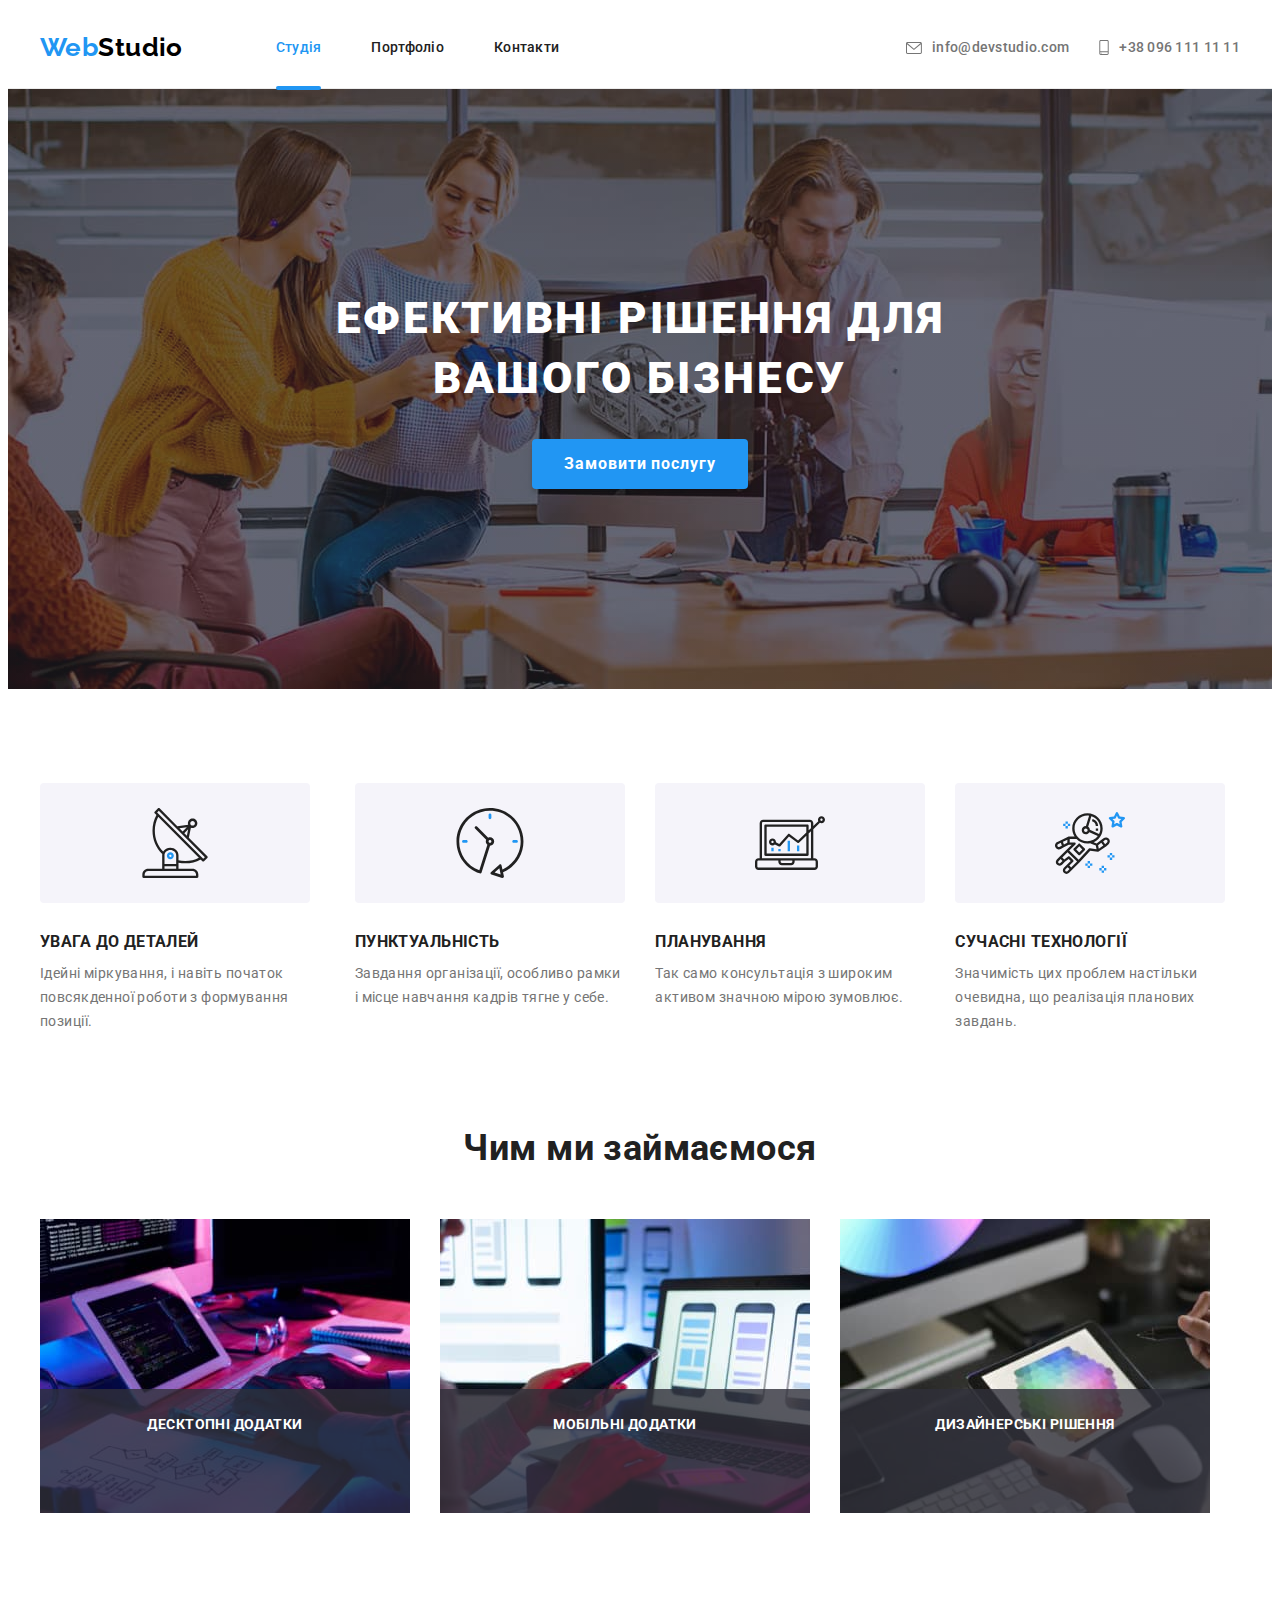
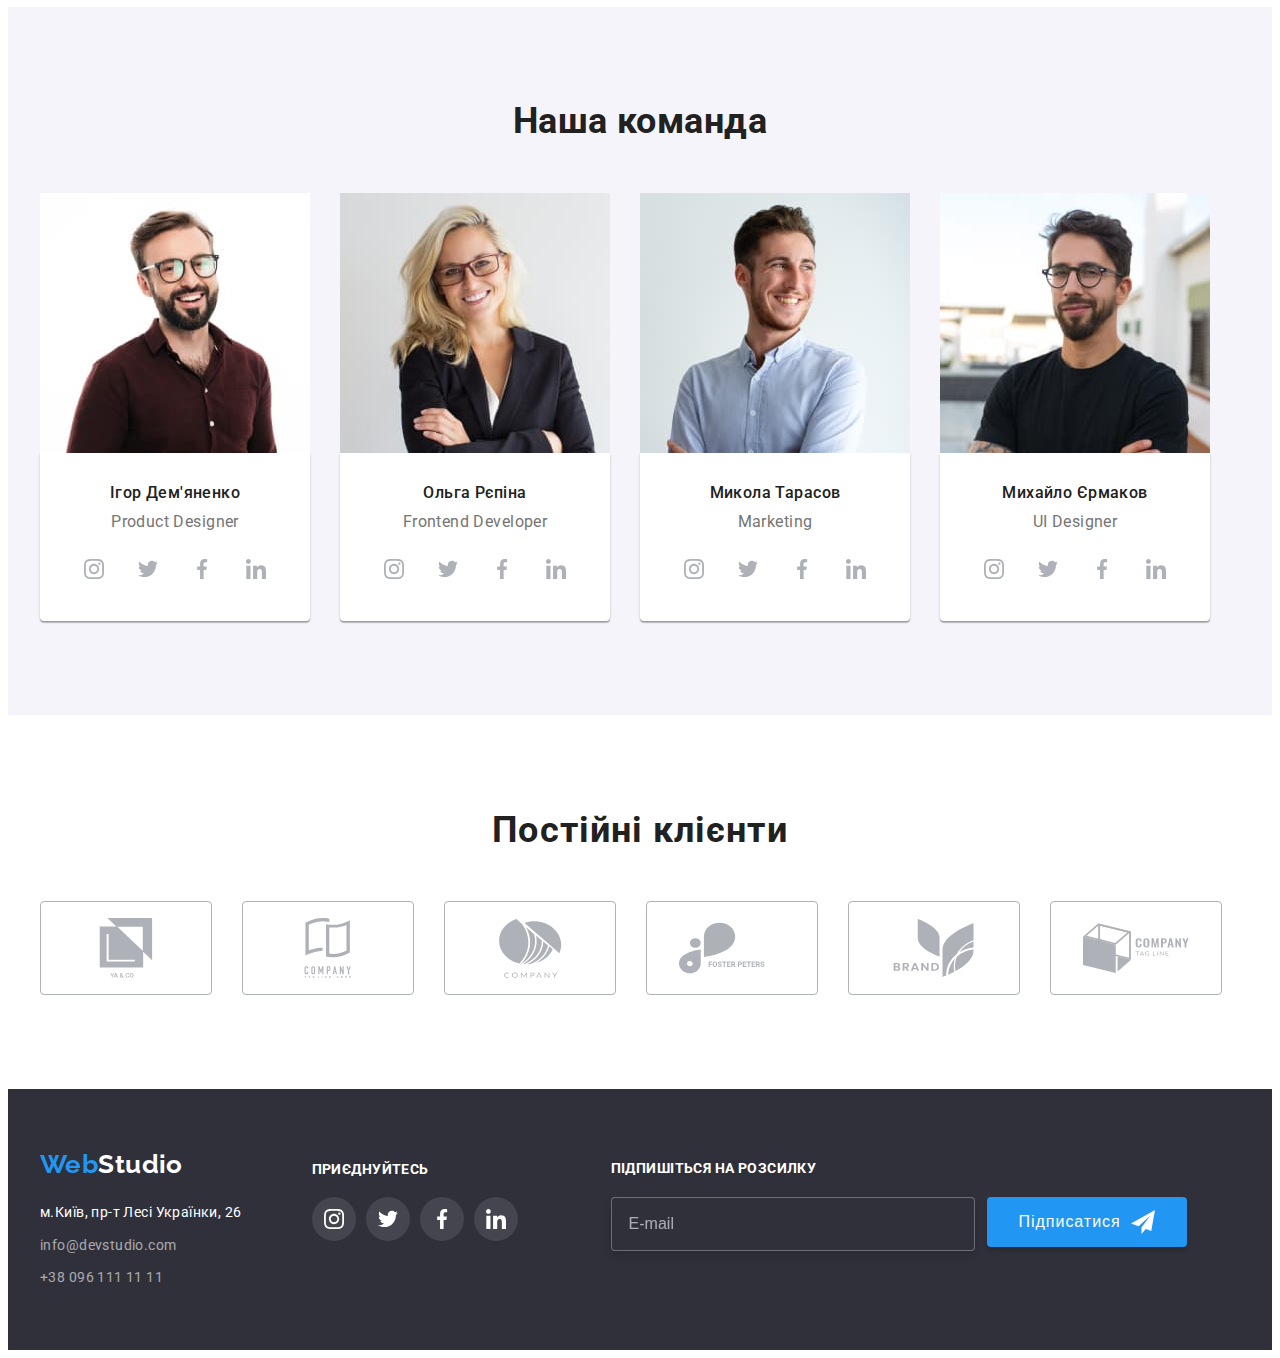
<file: index.html>
<!DOCTYPE html>
<html lang="uk">
  <head>
    <meta charset="UTF-8" />
    <meta http-equiv="X-UA-Compatible" content="IE=edge" />
    <meta name="viewport" content="width=device-width, initial-scale=1.0" />

    <title>Web Studio</title>

    <link
      rel="stylesheet"
      href="https://cdnjs.cloudflare.com/ajax/libs/modern-normalize/1.1.0/modern-normalize.min.css"
      integrity="sha512-wpPYUAdjBVSE4KJnH1VR1HeZfpl1ub8YT/NKx4PuQ5NmX2tKuGu6U/JRp5y+Y8XG2tV+wKQpNHVUX03MfMFn9Q=="
      crossorigin="anonymous"
      referrerpolicy="no-referrer"
    />
    <link rel="stylesheet" href="./css/styles.css" />
    <link rel="preconnect" href="https://fonts.googleapis.com" />
    <link rel="preconnect" href="https://fonts.gstatic.com" crossorigin />
    <link
      href="https://fonts.googleapis.com/css2?family=Raleway:wght@700&family=Roboto:wght@400;500;700;900&display=swap"
      rel="stylesheet"
    />
  </head>
  <body>
    <header class="page-header">
      <div class="conteiner">
        <nav class="site-nav">
          <a class="logo-head" lang="en" href="#"><span class="web-logo">Web</span>Studio</a>
          <ul class="nav-links list">
            <li><a href="#" class="link current">Студія</a></li>
            <li><a href="./portfolio.html" class="link">Портфоліо</a></li>
            <li><a href="#" class="link">Контакти</a></li>
          </ul>
        </nav>

        <ul class="contacts-header list">
          <li>
            <a href="mailto:info@devstudio.com">
              <svg class="head-svgm">
                <use href="./images/symbol-defs.svg#icon-mail"></use></svg
              >info@devstudio.com</a
            >
          </li>
          <li>
            <a href="tel:+380961111111"
              ><svg class="head-svgp">
                <use href="./images/symbol-defs.svg#icon-phone"></use></svg
              >+38 096 111 11 11</a
            >
          </li>
        </ul>
      </div>
    </header>
    <main>
      <!--1 секція -->
      <section class="herro-sec">
        <div class="conteiner">
          <h1 class="hero-h">Ефективні рішення для вашого бізнесу</h1>
          <button class="hero-btn" type="button" data-modal-open>Замовити послугу</button>
        </div>
      </section>
      <!--2 cek-->
      <section>
        <div class="conteiner">
          <h2 class="visually-hidden">Особливості</h2>
          <ul class="benefits list">
            <li class="benefits-item">
              <div class="benef-bg">
                <svg class="benef-icon" width="70" height="70">
                  <use href="./images/symbol-defs.svg#icon-antenna"></use>
                </svg>
              </div>
              <div class="benef-description">
                <h3>УВАГА ДО ДЕТАЛЕЙ</h3>
                <p>Ідейні міркування, і навіть початок повсякденної роботи з формування позиції.</p>
              </div>
            </li>
            <li class="benefits-item">
              <div class="benef-bg">
                <svg class="benef-icon" width="70" height="70">
                  <use href="./images/symbol-defs.svg#icon-clock"></use>
                </svg>
              </div>
              <div class="benef-description">
                <h3>ПУНКТУАЛЬНІСТЬ</h3>
                <p>Завдання організації, особливо рамки і місце навчання кадрів тягне у себе.</p>
              </div>
            </li>
            <li class="benefits-item">
              <div class="benef-bg">
                <svg class="benef-icon" width="70" height="70">
                  <use href="./images/symbol-defs.svg#icon-diagram"></use>
                </svg>
              </div>
              <div class="benef-description">
                <h3>ПЛАНУВАННЯ</h3>
                <p>Так само консультація з широким активом значною мірою зумовлює.</p>
              </div>
            </li>
            <li class="benefits-item">
              <div class="benef-bg">
                <svg class="benef-icon" width="70" height="70">
                  <use href="./images/symbol-defs.svg#icon-astronaut"></use>
                </svg>
              </div>
              <div class="benef-description">
                <h3>СУЧАСНІ ТЕХНОЛОГІЇ</h3>
                <p>Значимість цих проблем настільки очевидна, що реалізація планових завдань.</p>
              </div>
            </li>
          </ul>
        </div>
      </section>
      <!--3 sek-->
      <section class="our-works">
        <div class="conteiner">
          <h2>Чим ми займаємося</h2>
          <ul class="works list">
            <li>
              <div class="works-label">
                <img src="./images/img1.jpg" width="370" alt="написання коду на коп'ютері" />
                <p class="label">Десктопні додатки</p>
              </div>
            </li>
            <li>
              <div class="works-label">
                <img src="./images/img2.jpg" width="370" alt="розробка додатків на телефон" />
                <p class="label">Мобільні додатки</p>
              </div>
            </li>
            <li>
              <div class="works-label">
                <img src="./images/img3.jpg" width="370" alt="підбір кольору" />
                <p class="label">Дизайнерські рішення</p>
              </div>
            </li>
          </ul>
        </div>
      </section>
      <!--4 sek-->
      <section class="team">
        <div class="conteiner">
          <h2 class="our-team">Наша команда</h2>
          <ul class="members list">
            <li>
              <img
                src="./images/imgigor.jpg"
                width="270"
                height="260"
                alt="Чоловік в окулярах посміхаєтся"
              />
              <div class="card">
                <h3>Ігор Дем'яненко</h3>
                <p lang="en">Product Designer</p>
                <ul class="team-social list">
                  <li class="team-soc-item">
                    <a href="#" class="team-soc-link">
                      <svg class="soc-icon" width="20px" height="20px">
                        <use href="./images/symbol-defs.svg#icon-instagram"></use>
                      </svg>
                    </a>
                  </li>
                  <li class="team-soc-item">
                    <a href="#" class="team-soc-link">
                      <svg class="soc-icon" width="20px" height="20px">
                        <use href="./images/symbol-defs.svg#icon-twitter"></use>
                      </svg>
                    </a>
                  </li>
                  <li class="team-soc-item">
                    <a href="#" class="team-soc-link"
                      ><svg class="soc-icon" width="20px" height="20px">
                        <use href="./images/symbol-defs.svg#icon-facebook"></use></svg
                    ></a>
                  </li>
                  <li class="team-soc-item">
                    <a href="#" class="team-soc-link"
                      ><svg class="soc-icon" width="20px" height="20px">
                        <use href="./images/symbol-defs.svg#icon-linkedin"></use></svg
                    ></a>
                  </li>
                </ul>
              </div>
            </li>
            <li>
              <img src="./images/imgolga.jpg" width="270" height="260" alt="Жінка в окулярах" />
              <div class="card">
                <h3>Ольга Рєпіна</h3>
                <p lang="en">Frontend Developer</p>
                <ul class="team-social list">
                  <li class="team-soc-item">
                    <a href="#" class="team-soc-link">
                      <svg class="soc-icon" width="20px" height="20px">
                        <use href="./images/symbol-defs.svg#icon-instagram"></use>
                      </svg>
                    </a>
                  </li>
                  <li class="team-soc-item">
                    <a href="#" class="team-soc-link">
                      <svg class="soc-icon" width="20px" height="20px">
                        <use href="./images/symbol-defs.svg#icon-twitter"></use>
                      </svg>
                    </a>
                  </li>
                  <li class="team-soc-item">
                    <a href="#" class="team-soc-link"
                      ><svg class="soc-icon" width="20px" height="20px">
                        <use href="./images/symbol-defs.svg#icon-facebook"></use></svg
                    ></a>
                  </li>
                  <li class="team-soc-item">
                    <a href="#" class="team-soc-link"
                      ><svg class="soc-icon" width="20px" height="20px">
                        <use href="./images/symbol-defs.svg#icon-linkedin"></use></svg
                    ></a>
                  </li>
                </ul>
              </div>
            </li>
            <li>
              <img
                src="./images/imgmikola.jpg"
                width="270"
                height="260"
                alt="Чоловік у білій сорочці посміхаєтся"
              />
              <div class="card">
                <h3>Микола Тарасов</h3>
                <p lang="en">Marketing</p>
                <ul class="team-social list">
                  <li class="team-soc-item">
                    <a href="#" class="team-soc-link">
                      <svg class="soc-icon" width="20px" height="20px">
                        <use href="./images/symbol-defs.svg#icon-instagram"></use>
                      </svg>
                    </a>
                  </li>
                  <li class="team-soc-item">
                    <a href="#" class="team-soc-link">
                      <svg class="soc-icon" width="20px" height="20px">
                        <use href="./images/symbol-defs.svg#icon-twitter"></use>
                      </svg>
                    </a>
                  </li>
                  <li class="team-soc-item">
                    <a href="#" class="team-soc-link"
                      ><svg class="soc-icon" width="20px" height="20px">
                        <use href="./images/symbol-defs.svg#icon-facebook"></use></svg
                    ></a>
                  </li>
                  <li class="team-soc-item">
                    <a href="" class="team-soc-link"
                      ><svg class="soc-icon" width="20px" height="20px">
                        <use href="./images/symbol-defs.svg#icon-linkedin"></use></svg
                    ></a>
                  </li>
                </ul>
              </div>
            </li>
            <li>
              <img
                src="./images/imgmihailo.jpg"
                width="270"
                height="260"
                alt="Усміхнений чоловік у чорній футболці"
              />
              <div class="card">
                <h3>Михайло Єрмаков</h3>
                <p lang="en">UI Designer</p>
                <ul class="team-social list">
                  <li class="team-soc-item">
                    <a href="#" class="team-soc-link">
                      <svg class="soc-icon" width="20px" height="20px">
                        <use href="./images/symbol-defs.svg#icon-instagram"></use>
                      </svg>
                    </a>
                  </li>
                  <li class="team-soc-item">
                    <a href="#" class="team-soc-link">
                      <svg class="soc-icon" width="20px" height="20px">
                        <use href="./images/symbol-defs.svg#icon-twitter"></use>
                      </svg>
                    </a>
                  </li>
                  <li class="team-soc-item">
                    <a href="#" class="team-soc-link"
                      ><svg class="soc-icon" width="20px" height="20px">
                        <use href="./images/symbol-defs.svg#icon-facebook"></use></svg
                    ></a>
                  </li>
                  <li class="team-soc-item">
                    <a href="#" class="team-soc-link"
                      ><svg class="soc-icon" width="20px" height="20px">
                        <use href="./images/symbol-defs.svg#icon-linkedin"></use></svg
                    ></a>
                  </li>
                </ul>
              </div>
            </li>
          </ul>
        </div>
      </section>
      <!--5 sek-->

      <section>
        <div class="conteiner">
          <h2 class="our-clients">Постійні клієнти</h2>
          <ul class="clients list">
            <li class="clients-item">
              <a href="#" class="clients-link">
                <svg class="client-icon" width="106" height="60">
                  <use href="./images/symbol-defs.svg#icon-client"></use>
                </svg>
              </a>
            </li>
            <li class="clients-item">
              <a href="#" class="clients-link"
                ><svg class="client-icon" width="106" height="60">
                  <use href="./images/symbol-defs.svg#icon-client1"></use></svg
              ></a>
            </li>
            <li class="clients-item">
              <a href="#" class="clients-link"
                ><svg class="client-icon" width="106" height="60">
                  <use href="./images/symbol-defs.svg#icon-client2"></use></svg
              ></a>
            </li>
            <li class="clients-item">
              <a href="#" class="clients-link"
                ><svg class="client-icon" width="106" height="60">
                  <use href="./images/symbol-defs.svg#icon-client3"></use></svg
              ></a>
            </li>
            <li class="clients-item">
              <a href="#" class="clients-link"
                ><svg class="client-icon" width="106" height="60">
                  <use href="./images/symbol-defs.svg#icon-client4"></use></svg
              ></a>
            </li>
            <li class="clients-item">
              <a href="#" class="clients-link"
                ><svg class="client-icon" width="106" height="60">
                  <use href="./images/symbol-defs.svg#icon-client5"></use></svg
              ></a>
            </li>
          </ul>
        </div>
      </section>
    </main>
    <footer class="footer">
      <div class="conteiner">
        <div class="addressf">
          <a class="logo-footer" lang="en" href="#"><span class="web-logo">Web</span>Studio</a>
          <address>
            <ul class="contacts-footer list">
              <li>
                <a
                  class="map"
                  href="https://goo.gl/maps/fwpPtRoD1CJxpNF26"
                  target="_blank"
                  rel="noopener noreferrer nofollow"
                >
                  м.Київ, пр-т Лесі Українки, 26</a
                >
              </li>
              <li><a class="mail" href="mailto:info@devstudio.com">info@devstudio.com</a></li>
              <li><a class="phone" href="tel:+380961111111">+38 096 111 11 11</a></li>
            </ul>
          </address>
        </div>
        <div class="social-cont">
          <h2>Приєднуйтесь</h2>
          <ul class="social list">
            <li class="soc-item">
              <a href="#" class="soc-link">
                <svg class="fsoc-icon" width="20px" height="20px">
                  <use href="./images/symbol-defs.svg#icon-instagram"></use>
                </svg>
              </a>
            </li>
            <li class="soc-item">
              <a href="#" class="soc-link">
                <svg class="fsoc-icon" width="20px" height="20px">
                  <use href="./images/symbol-defs.svg#icon-twitter"></use></svg
              ></a>
            </li>
            <li class="soc-item">
              <a href="#" class="soc-link">
                <svg class="fsoc-icon" width="20px" height="20px">
                  <use href="./images/symbol-defs.svg#icon-facebook"></use></svg
              ></a>
            </li>
            <li class="soc-item">
              <a href="#" class="soc-link">
                <svg class="fsoc-icon" width="20px" height="20px">
                  <use href="./images/symbol-defs.svg#icon-linkedin"></use></svg
              ></a>
            </li>
          </ul>
        </div>
        <div class="sign-distribution">
          <p class="distribution">Підпишіться на розсилку</p>
          <form class="form-footer">
            <label for="mail"></label>
            <input type="email" name="mail" id="mail" placeholder="E-mail" />
            <button type="submit" class="button-send">
              Підписатися
              <svg class="icon-send" width="24" height="24">
                <use href="./images/symbol-defs.svg#icon-submit"></use>
              </svg>
            </button>
          </form>
        </div>
      </div>
    </footer>
    <div class="backdrop is-hidden" data-modal>
      <div class="modal">
        <button class="modal-close-btn" type="button" data-modal-close>
          <svg width="18px" height="18px" class="icon-close">
            <use href="images/symbol-defs.svg#icon-close"></use>
          </svg>
        </button>

        <h2>Залиште свої дані, ми вам передзвонимо</h2>
        <form name="contact-form">
          <div class="form-control">
            <label class="form-label" for="person-name">Ім'я</label>
            <div class="wraps">
              <input class="form-input" id="person-name" type="text" name="person-name" />
              <svg class="form-icon" width="18" height="18">
                <use href="./images/symbol-defs.svg#icon-person"></use>
              </svg>
            </div>
          </div>

          <div class="form-control">
            <label class="form-label" for="person-phone">Телефон</label>
            <div class="wraps">
              <input class="form-input" id="person-phone" type="tel" name="person-phone" />
              <svg class="form-icon" width="18" height="18">
                <use href="./images/symbol-defs.svg#icon-phone"></use>
              </svg>
            </div>
          </div>

          <div class="form-control">
            <label class="form-label" for="person-mail">Пошта</label>
            <div class="wraps">
              <input class="form-input" id="person-mail" type="email" name="person-mail" />
              <svg class="form-icon" width="18" height="18">
                <use href="./images/symbol-defs.svg#icon-mail"></use>
              </svg>
            </div>
          </div>
          <div class="coment">
            <label class="form-label" for="person-comment">Коментар</label>
            <textarea
              class="form-textarea"
              id="person-comment"
              name="person-comment"
              placeholder="Введіть коментар..."
            ></textarea>

            <input
              class="checkbox-input visually-hidden"
              id="terms-checkbox"
              type="checkbox"
              name="terms-checkbox"
            />
            <label class="checkbox-label" for="terms-checkbox">
              Погоджуюся з розсилкою та приймаю
              <a class="color-link" href="#">Умови договору</a>
            </label>

            <button class="send-button" type="submit">Відправити</button>
          </div>
        </form>
      </div>
    </div>
    <script src="./js/modal.js"></script>
  </body>
</html>
</file>
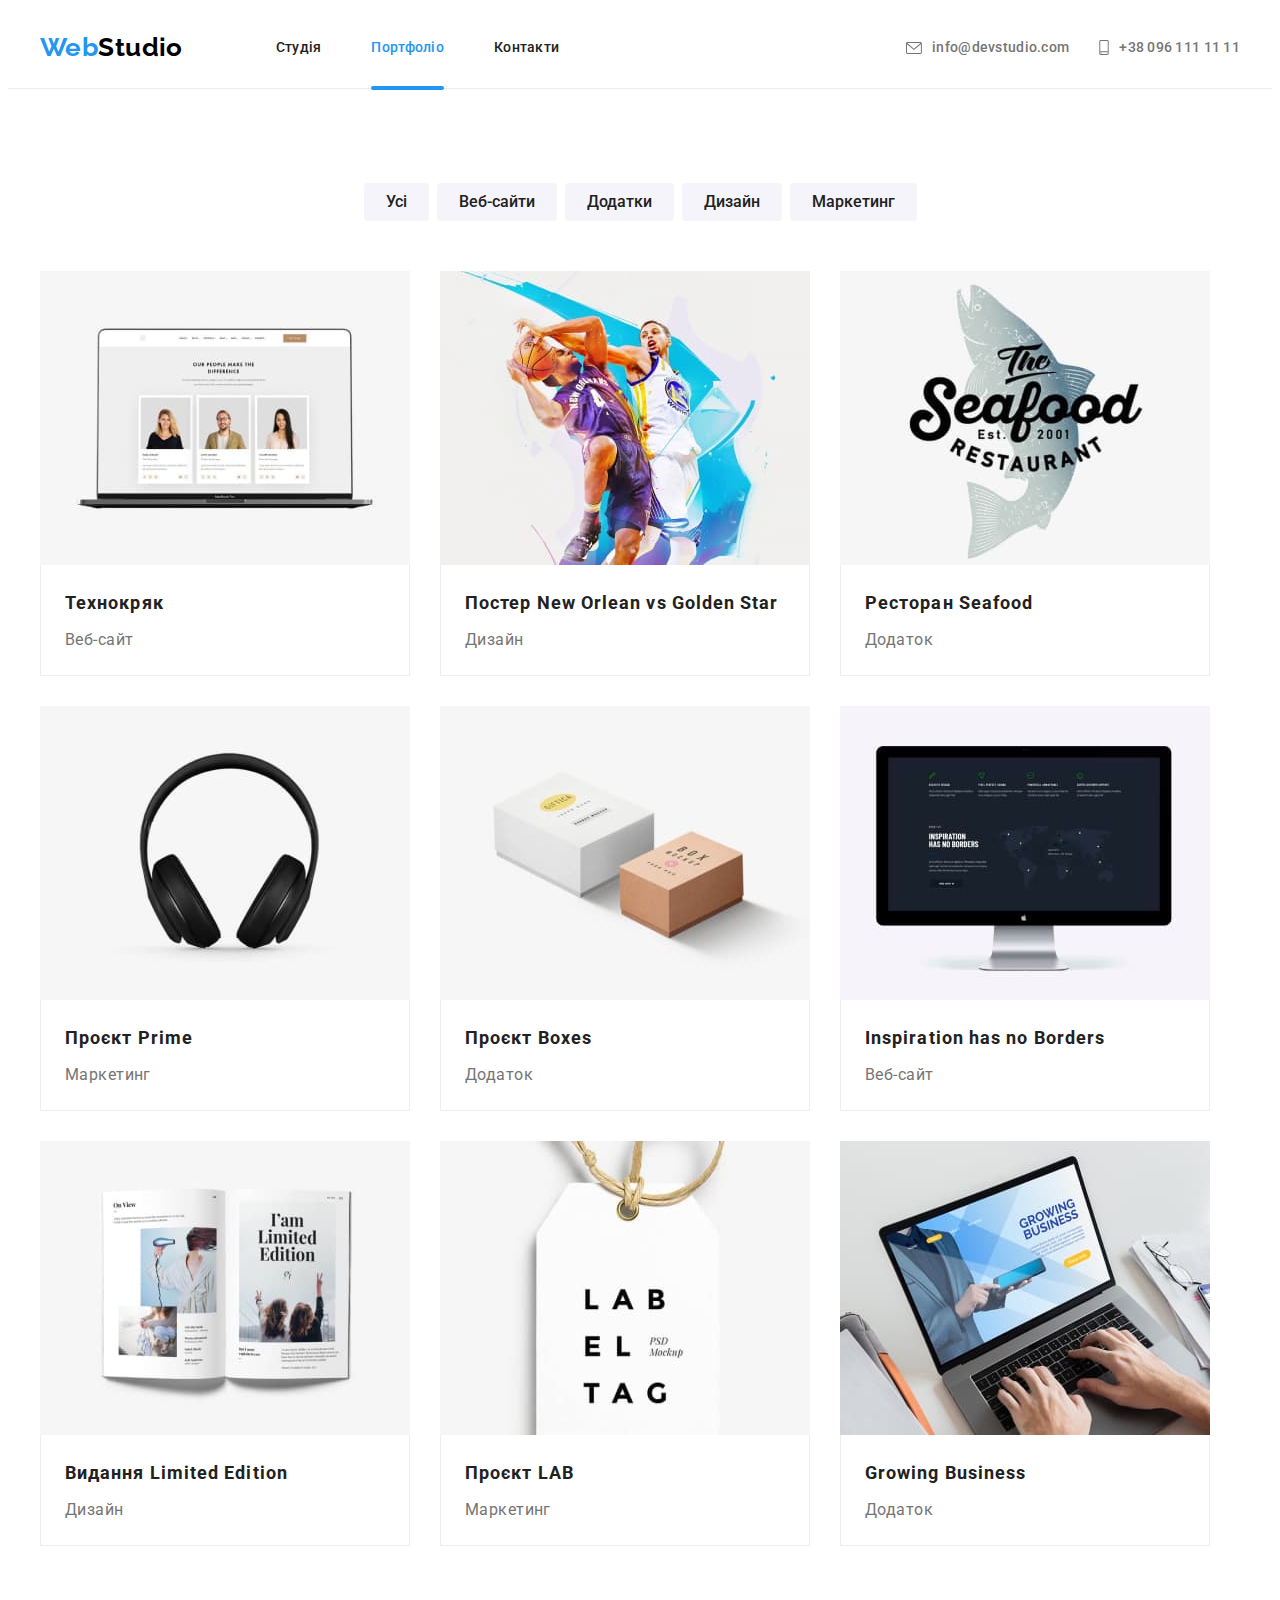
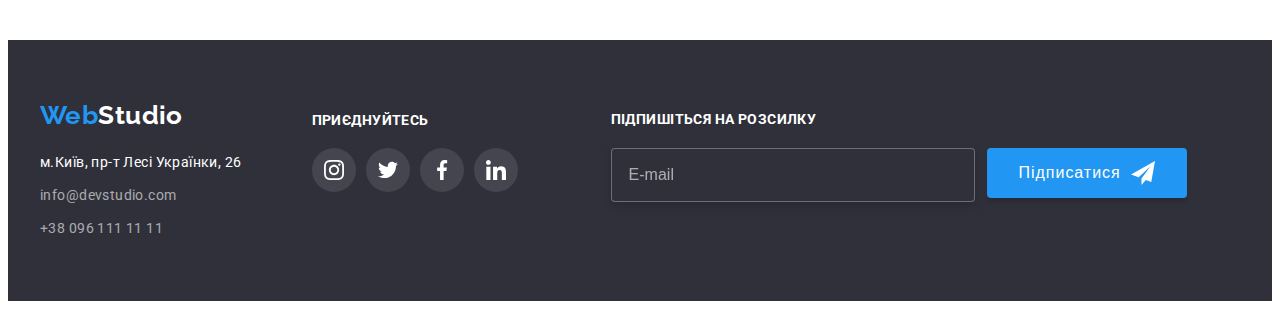
<file: portfolio.html>
<!DOCTYPE html>
<html lang="uk">
  <head>
    <meta charset="UTF-8" />
    <meta http-equiv="X-UA-Compatible" content="IE=edge" />
    <meta name="viewport" content="width=device-width, initial-scale=1.0" />

    <title>Portfolio</title>

    <link
      rel="stylesheet"
      href="https://cdnjs.cloudflare.com/ajax/libs/modern-normalize/1.1.0/modern-normalize.min.css"
      integrity="sha512-wpPYUAdjBVSE4KJnH1VR1HeZfpl1ub8YT/NKx4PuQ5NmX2tKuGu6U/JRp5y+Y8XG2tV+wKQpNHVUX03MfMFn9Q=="
      crossorigin="anonymous"
      referrerpolicy="no-referrer"
    />
    <link rel="stylesheet" href="./css/styles.css" />
    <link rel="preconnect" href="https://fonts.googleapis.com" />
    <link rel="preconnect" href="https://fonts.gstatic.com" crossorigin />
    <link
      href="https://fonts.googleapis.com/css2?family=Raleway:wght@700&family=Roboto:wght@400;500;700;900&display=swap"
      rel="stylesheet"
    />
  </head>
  <body>
    <header class="page-header">
      <div class="conteiner">
        <nav class="site-nav">
          <a class="logo-head" lang="en" href="./index.html"
            ><span class="web-logo">Web</span>Studio</a
          >
          <ul class="nav-links list">
            <li><a href="./index.html" class="link">Студія</a></li>
            <li><a href="#" class="link current">Портфоліо</a></li>
            <li><a href="#" class="link">Контакти</a></li>
          </ul>
        </nav>

        <ul class="contacts-header list">
          <li>
            <a href="mailto:info@devstudio.com"
              ><svg class="head-svgm">
                <use href="./images/symbol-defs.svg#icon-mail"></use></svg
              >info@devstudio.com</a
            >
          </li>
          <li>
            <a href="tel:+380961111111"
              ><svg class="head-svgp">
                <use href="./images/symbol-defs.svg#icon-phone"></use></svg
              >+38 096 111 11 11</a
            >
          </li>
        </ul>
      </div>
    </header>
    <main>
      <section class="section-portf">
        <div class="conteiner">
          <h1 class="visually-hidden">Проекти</h1>
          <ul class="filters list">
            <li><button type="button">Усі</button></li>
            <li><button type="button">Веб-сайти</button></li>
            <li><button type="button">Додатки</button></li>
            <li><button type="button">Дизайн</button></li>
            <li><button type="button">Маркетинг</button></li>
          </ul>
        </div>
        <div class="conteiner">
          <ul class="projects list">
            <li class="cards">
              <a class="shadow" href="#">
                <div class="box">
                  <img src="./images/web.jpg" width="370" alt="Веб-сайт на ноутбуці" />
                  <div class="overlay">
                    <p>
                      Ресурс пропонує комплексні пропозиції з різним рівнем функціоналу та сервісів.
                      Все це дозволить відвідувачу отримати вичерпні відомості про компанію чи
                      приватну особу.
                    </p>
                  </div>
                </div>
                <div class="card-p">
                  <h2>Технокряк</h2>
                  <p>Веб-сайт</p>
                </div>
              </a>
            </li>
            <li class="cards">
              <a class="shadow" href="#">
                <div class="box">
                  <img src="./images/design.jpg" width="370" alt="Баскетболісти борються за м'яч" />
                  <div class="overlay">
                    <p>
                      Ресурс пропонує комплексні пропозиції з різним рівнем функціоналу та сервісів.
                      Все це дозволить відвідувачу отримати вичерпні відомості про компанію чи
                      приватну особу.
                    </p>
                  </div>
                </div>

                <div class="card-p">
                  <h2>Постер New Orlean vs Golden Star</h2>
                  <p>Дизайн</p>
                </div></a
              >
            </li>
            <li class="cards">
              <a class="shadow" href="#">
                <div class="box">
                  <img src="./images/restoraunt.jpg" width="370" alt="Лосось" />
                  <div class="overlay">
                    <p>
                      Ресурс пропонує комплексні пропозиції з різним рівнем функціоналу та сервісів.
                      Все це дозволить відвідувачу отримати вичерпні відомості про компанію чи
                      приватну особу.
                    </p>
                  </div>
                </div>

                <div class="card-p">
                  <h2>Ресторан Seafood</h2>
                  <p>Додаток</p>
                </div></a
              >
            </li>
            <li class="cards">
              <a class="shadow" href="#">
                <div class="box">
                  <img src="./images/headphones.jpg" width="370" alt="Навушники" />
                  <div class="overlay">
                    <p>
                      Ресурс пропонує комплексні пропозиції з різним рівнем функціоналу та сервісів.
                      Все це дозволить відвідувачу отримати вичерпні відомості про компанію чи
                      приватну особу.
                    </p>
                  </div>
                </div>

                <div class="card-p">
                  <h2>Проєкт Prime</h2>
                  <p>Маркетинг</p>
                </div></a
              >
            </li>
            <li class="cards">
              <a class="shadow" href="#">
                <div class="box">
                  <img src="./images/boxes.jpg" width="370" alt="Дві прямокутні коробочки" />
                  <div class="overlay">
                    <p>
                      Ресурс пропонує комплексні пропозиції з різним рівнем функціоналу та сервісів.
                      Все це дозволить відвідувачу отримати вичерпні відомості про компанію чи
                      приватну особу.
                    </p>
                  </div>
                </div>

                <div class="card-p">
                  <h2>Проєкт Boxes</h2>
                  <p>Додаток</p>
                </div></a
              >
            </li>
            <li class="cards">
              <a class="shadow" href="#">
                <div class="box">
                  <img
                    src="./images/monitor.jpg"
                    width="370"
                    alt="Веб-сайт на моніторі комп'ютера"
                  />
                  <div class="overlay">
                    <p>
                      Ресурс пропонує комплексні пропозиції з різним рівнем функціоналу та сервісів.
                      Все це дозволить відвідувачу отримати вичерпні відомості про компанію чи
                      приватну особу.
                    </p>
                  </div>
                </div>

                <div class="card-p">
                  <h2>Inspiration has no Borders</h2>
                  <p>Веб-сайт</p>
                </div></a
              >
            </li>
            <li class="cards">
              <a class="shadow" href="#">
                <div class="box">
                  <img src="./images/book.jpg" width="370" alt="Розвернута книга" />
                  <div class="overlay">
                    <p>
                      Ресурс пропонує комплексні пропозиції з різним рівнем функціоналу та сервісів.
                      Все це дозволить відвідувачу отримати вичерпні відомості про компанію чи
                      приватну особу.
                    </p>
                  </div>
                </div>

                <div class="card-p">
                  <h2>Видання Limited Edition</h2>
                  <p>Дизайн</p>
                </div></a
              >
            </li>
            <li class="cards">
              <a class="shadow" href="#">
                <div class="box">
                  <img src="./images/labe.jpg" width="370" alt="Етикетка з надписом" />
                  <div class="overlay">
                    <p>
                      Ресурс пропонує комплексні пропозиції з різним рівнем функціоналу та сервісів.
                      Все це дозволить відвідувачу отримати вичерпні відомості про компанію чи
                      приватну особу.
                    </p>
                  </div>
                </div>

                <div class="card-p">
                  <h2>Проєкт LAB</h2>
                  <p>Маркетинг</p>
                </div></a
              >
            </li>
            <li class="cards">
              <a class="shadow" href="#">
                <div class="box">
                  <img src="./images/notebook.jpg" width="370" alt="Людина клацає ноутбук" />
                  <div class="overlay">
                    <p>
                      Ресурс пропонує комплексні пропозиції з різним рівнем функціоналу та сервісів.
                      Все це дозволить відвідувачу отримати вичерпні відомості про компанію чи
                      приватну особу.
                    </p>
                  </div>
                </div>

                <div class="card-p">
                  <h2>Growing Business</h2>
                  <p>Додаток</p>
                </div></a
              >
            </li>
          </ul>
        </div>
      </section>
    </main>
    <footer class="footer">
      <div class="conteiner">
        <div class="addressf">
          <a class="logo-footer" lang="en" href="#"><span class="web-logo">Web</span>Studio</a>
          <address>
            <ul class="contacts-footer list">
              <li>
                <a
                  class="map"
                  href="https://goo.gl/maps/fwpPtRoD1CJxpNF26"
                  target="_blank"
                  rel="noopener noreferrer nofollow"
                >
                  м.Київ, пр-т Лесі Українки, 26</a
                >
              </li>
              <li><a class="mail" href="mailto:info@devstudio.com">info@devstudio.com</a></li>
              <li><a class="phone" href="tel:+380961111111">+38 096 111 11 11</a></li>
            </ul>
          </address>
        </div>
        <div class="social-cont">
          <h2>Приєднуйтесь</h2>
          <ul class="social list">
            <li class="soc-item">
              <a href="#" class="soc-link">
                <svg class="fsoc-icon" width="20px" height="20px">
                  <use href="./images/symbol-defs.svg#icon-instagram"></use>
                </svg>
              </a>
            </li>
            <li class="soc-item">
              <a href="#" class="soc-link">
                <svg class="fsoc-icon" width="20px" height="20px">
                  <use href="./images/symbol-defs.svg#icon-twitter"></use></svg
              ></a>
            </li>
            <li class="soc-item">
              <a href="#" class="soc-link">
                <svg class="fsoc-icon" width="20px" height="20px">
                  <use href="./images/symbol-defs.svg#icon-facebook"></use></svg
              ></a>
            </li>
            <li class="soc-item">
              <a href="#" class="soc-link">
                <svg class="fsoc-icon" width="20px" height="20px">
                  <use href="./images/symbol-defs.svg#icon-linkedin"></use></svg
              ></a>
            </li>
          </ul>
        </div>
        <div class="sign-distribution">
          <p class="distribution">Підпишіться на розсилку</p>
          <form class="form-footer">
            <label for="mail"></label>
            <input type="email" name="mail" id="mail" placeholder="E-mail" />
            <button type="submit" class="button-send">
              Підписатися
              <svg class="icon-send" width="24" height="24">
                <use href="./images/symbol-defs.svg#icon-submit"></use>
              </svg>
            </button>
          </form>
        </div>
      </div>
    </footer>
  </body>
</html>
</file>
<file: css/styles.css>
:root {
  --border: rgba(236, 236, 236, 1);
  --black: #000000;
  --accent: #2196f3;
  --grey: #757575;
  --white: #ffffff;
  --text: #212121;
  --focus: #188ce8;
  --memberbgc: #f5f4fa;
  --headfoot: #2f303a;
  --icons: #afb1b8;
  --font-btn: inherit;
  --input-border: rgba(33, 33, 33, 0.2);
}

body {
  font-family: Roboto, sans-serif;
  background-color: var(--white);
  font-size: 14px;
  letter-spacing: 0.03em;
}
img {
  display: block;
  max-width: 100%;
  height: auto;
}
section {
  padding: 94px 0;
}
h1,
h2,
h3,
h4,
h5,
h6,
p,
ul {
  margin: 0;
  padding: 0;
}
header {
  border-bottom: 1px solid var(--border);
}
.list {
  list-style: none;
}
.conteiner {
  max-width: 1200px;
}
.page-header .conteiner {
  display: flex;
  align-items: center;
  justify-content: space-between;

  margin: 0 auto;
  max-width: 1200px;
}
.site-nav {
  display: flex;
  align-items: center;
}

.nav-links li + li {
  margin-left: 50px;
}

.nav-links {
  display: flex;
}

.nav-links .link {
  display: block;
  padding: 32px 0;
  text-decoration: none;
  font-style: normal;
  font-weight: 500;

  line-height: 1.14;
  letter-spacing: 0.02em;

  color: var(--text);
  transition: color 250ms cubic-bezier(0.4, 0, 0.2, 1);
}

.nav-links .link:hover,
.nav-links .link:focus {
  color: var(--accent);
}
.nav-links .link.current {
  color: var(--accent);
}
.link {
  position: relative;
}
li .current::after {
  content: '';
  display: block;
  position: absolute;
  width: 100%;
  height: 4px;
  left: 0;
  bottom: -2px;
  border-radius: 2px;
  background-color: var(--accent);
}
.contacts-header {
  display: flex;
  align-items: center;
}
.head-svgm {
  width: 16px;
  height: 12px;
  margin-right: 10px;
}
.head-svgp {
  width: 10px;
  height: 15px;
  margin-right: 10px;
}

.contacts-header li + li {
  margin-left: 30px;
}

.contacts-header a {
  display: flex;
  align-items: center;
  padding: 32px 0;
  text-decoration: none;
  font-style: normal;
  font-weight: 500;

  line-height: 1.14;
  letter-spacing: 0.02em;

  color: var(--grey);
  fill: var(--grey);
  transition: color 250ms cubic-bezier(0.4, 0, 0.2, 1);
}

.contacts-header a:hover,
.contacts-header a:focus {
  font-style: normal;
  font-weight: 500;

  line-height: 1.14;
  letter-spacing: 0.02em;

  color: var(--accent);
  fill: var(--accent);
}

.logo-head {
  margin-right: 93px;
  padding: 24px 0 25px 0;
  align-items: center;

  font-family: Raleway, sans-serif;
  text-decoration: none;
  font-style: normal;
  font-weight: 700;
  font-size: 26px;
  line-height: 1.19;
  /* identical to box height */

  color: var(--black);
}
.web-logo {
  color: var(--accent);
}
.conteiner {
  max-width: 1200px;

  margin: 0 auto;
  padding: 0 15px;
}

/*hero-sec-main*/

.herro-sec {
  max-width: 1600px;
  padding: 200px 15px;
  margin: 0 auto;
  background-image: linear-gradient(to right, rgba(47, 48, 58, 0.4), rgba(47, 48, 58, 0.4)),
    url(../images/team.jpg);
  /* background-image: url(../images/team.jpg); */
  background-repeat: no-repeat;
  background-position: center;
}
.hero-h {
  margin: 0 auto;
  margin-bottom: 30px;

  width: 696px;
  height: 120px;
  font-style: normal;
  font-weight: 900;
  font-size: 44px;
  line-height: 1.36;
  /* or 136% */

  text-align: center;
  letter-spacing: 0.06em;
  text-transform: uppercase;

  color: var(--white);
}
.hero-btn {
  padding: 10px 32px;
  margin: 0 auto;

  font-family: var(--font-btn);
  font-style: normal;
  font-weight: 700;
  font-size: 16px;
  line-height: 1.88;
  /* identical to box height, or 188% */

  display: flex;
  align-items: center;
  text-align: center;
  letter-spacing: 0.06em;

  color: var(--white);
  background: var(--accent);
  box-shadow: 0px 4px 4px rgba(0, 0, 0, 0.15);
  border: none;
  border-radius: 4px;
  cursor: pointer;
  transition: color 250ms cubic-bezier(0.4, 0, 0.2, 1);
}
.hero-btn:hover {
  background: var(--focus);
  box-shadow: 0px 4px 4px rgba(0, 0, 0, 0.15);
  border-radius: 4px;
}
.hero-btn:focus {
  background: var(--focus);
  box-shadow: 0px 4px 4px rgba(0, 0, 0, 0.15);
  border-radius: 4px;
}

/*2sec-main*/
.visually-hidden {
  position: absolute;
  white-space: nowrap;
  width: 1px;
  height: 1px;
  overflow: hidden;
  border: 0;
  padding: 0;
  clip: rect(0 0 0 0);
  clip-path: inset (50%);
  margin: -1px;
}
.benefits {
  display: flex;

  text-align: center;
}

.benefits > li:not(:last-child) {
  margin-right: 30px;
}
.benef-bg {
  display: flex;
  width: 270px;
  height: 120px;
  margin-bottom: 30px;
  justify-content: center;
  align-items: center;

  background-color: var(--memberbgc);
  border-radius: 4px;
}
.benefits h3 {
  margin-bottom: 10px;
  line-height: 1.14;
  text-align: left;

  text-transform: uppercase;

  color: var(--text);
}
.benefits p {
  text-align: left;
  line-height: 1.71;
  /* or 171% */

  color: var(--grey);
}
/*3sec-main*/
section.our-works {
  padding-top: 0;
}
.our-works h2 {
  margin-bottom: 50px;
  font-size: 36px;
  line-height: 1.16;
  text-align: center;

  color: var(--text);
}
.works {
  display: flex;
}

.works > li:not(:last-child) {
  margin-right: 30px;
}
.works-label {
  position: relative;
}
.works-label > .label {
  width: 370px;
  height: 70px;
  position: absolute;
  bottom: 0;
  padding-top: 27px;
  padding-bottom: 27px;

  font-style: normal;
  font-weight: 700;
  font-size: 14px;
  line-height: 16px;
  text-align: center;
  letter-spacing: 0.03em;
  text-transform: uppercase;
  background-color: rgba(47, 48, 58, 0.8);
  color: #ffffff;
}

/*4sec-main*/
.team {
  background-color: var(--memberbgc);
}
.our-team {
  margin-bottom: 50px;
  font-style: normal;
  font-weight: 700;
  font-size: 36px;
  line-height: 1.16;
  text-align: center;
  background-color: var(--memberbgc);

  color: var(--text);
}
.members {
  display: flex;
}

.members > li:not(:last-child) {
  margin-right: 30px;
}
.card {
  padding: 30px 0;
  box-shadow: 0px 1px 3px rgba(0, 0, 0, 0.12), 0px 1px 1px rgba(0, 0, 0, 0.14),
    0px 2px 1px rgba(0, 0, 0, 0.2);
  border-radius: 0px 0px 4px 4px;

  background-color: var(--white);
}
.card img {
  margin-bottom: 30px;
}

.members h3 {
  margin-bottom: 10px;
  font-weight: 500;
  font-size: 16px;
  line-height: 1.2;
  /* identical to box height */

  text-align: center;

  color: var(--text);
  background-color: var(--white);
}
.members p {
  font-size: 16px;
  line-height: 1.2;
  margin-bottom: 16px;
  /* identical to box height */

  text-align: center;

  color: var(--grey);
  background-color: var(--white);
}
.team-social {
  display: flex;
  justify-content: center;
  gap: 10px;
}
.team-soc-item {
}
.team-soc-link {
  width: 44px;
  height: 44px;
  display: flex;
  align-items: center;
  justify-content: center;

  background-color: rgba(255, 255, 255, 0.1);
  fill: var(--icons);
  border-radius: 50%;
  transition: background-color 250ms cubic-bezier(0.4, 0, 0.2, 1),
    fill 250ms cubic-bezier(0.4, 0, 0.2, 1);
}

.team-soc-link:hover,
.team-soc-link:focus {
  background-color: var(--accent);
  fill: var(--white);
}
/* clients */

.our-clients {
  font-style: normal;
  font-weight: 700;
  font-size: 36px;
  line-height: 42px;
  text-align: center;
  letter-spacing: 0.03em;
  color: var(--text);
  margin-bottom: 50px;
}
.clients {
  gap: 30px;
  display: flex;
}

.clients-link {
  width: 170px;
  height: 92px;
  border: 1px solid var(--icons);
  fill: var(--icons);
  display: flex;
  align-items: center;
  justify-content: center;
  border-radius: 4px;
  transition: fill 250ms cubic-bezier(0.4, 0, 0.2, 1);
}

.clients-link:hover,
.clients-link:focus {
  border: 1px solid var(--accent);
  fill: var(--accent);
}

/*portfolio*/
/*buttons*/

/* .conteiner > nav {
  display: flex;
} */
.section-portf {
}
.filters {
  display: flex;
  justify-content: center;
  margin-bottom: 50px;
  font-size: 16px;
}
.filters li:not(:last-child) {
  margin-right: 8px;
}
.filters button {
  padding: 6px 22px;
  font-family: var(--font-btn);
  font-style: normal;
  font-weight: 500;
  font-size: 16px;
  line-height: 1.62;

  color: var(--text);
  background-color: var(--memberbgc);
  border-radius: 4px;
  border: none;
  cursor: pointer;
  transition: color 250ms cubic-bezier(0.4, 0, 0.2, 1),
    background-color 250ms cubic-bezier(0.4, 0, 0.2, 1);
}
.filters button:hover,
.filters button:focus {
  background-color: var(--accent);
  color: var(--white);
  box-shadow: 0px 3px 1px rgba(0, 0, 0, 0.1), 0px 1px 2px rgba(0, 0, 0, 0.08),
    0px 2px 2px rgba(0, 0, 0, 0.12);
  border-radius: 4px;
}
/*projects*/
.card-p {
  padding: 20px 24px;
  border: 1px solid #eee;
  border-top: 0;
}
.shadow {
  display: block;
  transition: box-shadow 250ms cubic-bezier(0.4, 0, 0.2, 1);
}
.shadow:focus,
.shadow:hover {
  box-shadow: 0px 1px 1px rgba(0, 0, 0, 0.12), 0px 4px 4px rgba(0, 0, 0, 0.06),
    1px 4px 6px rgba(0, 0, 0, 0.16);
}
.card-p h2 {
  margin-bottom: 4px;
}

.projects {
  display: flex;
  flex-wrap: wrap;
  gap: 30px;
}
.projects a {
  text-decoration: none;
}
.projects h2 {
  font-size: 18px;
  line-height: 2;
  text-decoration: none;
  /* identical to box height, or 200% */

  letter-spacing: 0.06em;

  color: var(--text);
}
.projects p {
  font-size: 16px;
  line-height: 1.88;
  /* identical to box height, or 188% */

  color: var(--grey);
}
.box {
  position: relative;
  overflow: hidden;
}
.shadow:hover .overlay {
  transform: translatey(0);
}
.overlay {
  position: absolute;
  top: 0;
  left: 0;
  width: 100%;
  height: 100%;
  background-color: rgba(33, 150, 243, 0.9);

  transform: translatey(100%);
  transition: transform 250ms ease;
}
.overlay p {
  margin: 0;
  padding: 63px 24px;
  font-style: normal;
  font-weight: 400;
  font-size: 18px;
  line-height: 1.56;
  /* or 156% */

  letter-spacing: inherit;
  color: #ffffff;
}
/*footer*/
.footer {
  padding: 60px 0;
  background-color: var(--headfoot);
}

footer .conteiner {
  display: flex;
}
footer div[addresf] {
  display: flex;
}

.social-cont {
  display: flex;
  justify-content: flex-start;
  flex-direction: column;
  padding-left: 70px;
  padding-top: 12px;
}
.social-cont h2 {
  margin-bottom: 20px;
  font-style: normal;
  font-weight: 700;
  font-size: 14px;
  line-height: 16px;
  letter-spacing: 0.03em;
  text-transform: uppercase;

  color: var(--white);
}
.social {
  display: flex;
  justify-content: center;
  gap: 10px;
}
.soc-item {
}
.soc-link {
  width: 44px;
  height: 44px;
  display: flex;
  align-items: center;
  justify-content: center;
  background-color: rgba(255, 255, 255, 0.1);
  border-radius: 50%;
  fill: var(--white);
  transition: background-color 250ms cubic-bezier(0.4, 0, 0.2, 1);
}
.soc-link:hover,
.soc-link:focus,
.soc-link:active {
  background-color: var(--accent);
}

a.logo-footer {
  display: block;
  margin-bottom: 20px;

  font-family: Raleway, sans-serif;
  font-style: normal;
  text-decoration: none;
  font-weight: 700;
  font-size: 26px;
  line-height: 1.2;
  /* identical to box height */

  color: var(--white);
}
.contacts-footer li {
  display: block;
}
.contacts-footer li:not(:last-child) {
  margin-bottom: 9px;
}
.map {
  font-style: normal;
  text-decoration: none;
  font-weight: 400;

  line-height: 1.71;
  /* or 171% */

  color: var(--white);
  transition: color 250ms cubic-bezier(0.4, 0, 0.2, 1);
}
.mail,
.phone {
  font-style: normal;
  text-decoration: none;
  font-weight: 400;

  line-height: 1.71;
  /* or 171% */

  color: rgba(255, 255, 255, 0.6);

  transition: color 250ms cubic-bezier(0.4, 0, 0.2, 1);
}
.contacts-footer a:hover,
.contacts-footer a:focus {
  color: var(--focus);
}

/*.map:hover,
.map:focus {
  color: var(--focus);
}
.mail:hover,
.mail:focus {
  color: var(--focus);
}
.phone:hover,
.phone:focus {
  color: var(--focus);
}*/
.form-footer {
  display: flex;
}
.sign-distribution {
  padding-top: 12px;
  padding-left: 93px;
}
.distribution {
  font-weight: 700;
  font-size: 14px;
  line-height: 1.14;
  font-style: normal;
  letter-spacing: 0.03em;
  text-transform: uppercase;
  margin-top: 0;
  margin-bottom: 20px;
  color: var(--white);
}

.form-footer input {
  width: 358px;
  height: 50px;
  border: 1px solid rgba(255, 255, 255, 0.3);
  filter: drop-shadow(0px 4px 4px rgba(0, 0, 0, 0.15));
  border-radius: 4px;
  background-color: var(--headfoot);
}

.form-footer input::placeholder {
  font-weight: 400;
  font-size: 16px;
  line-height: 1.2;
  display: flex;
  align-items: center;
  color: rgba(255, 255, 255, 0.6);
  background-color: var(--headfoot);
  padding-left: 15px;
}
.button-send {
  display: flex;

  margin-left: 12px;
  justify-content: center;
  align-items: center;
  width: 200px;
  height: 50px;
  border: none;
  border-radius: 4px;
  font-size: 16px;
  line-height: 1.9;

  letter-spacing: 0.06em;
  color: var(--white);
  background-color: var(--accent);
  cursor: pointer;
  box-shadow: 0px 4px 4px rgba(0, 0, 0, 0.15);
}
.icon-send {
  margin-left: 10px;
  fill: var(--white);
}
.backdrop {
  position: fixed;
  top: 0;
  left: 0;
  width: 100%;
  height: 100%;
  background-color: rgba(47, 48, 58, 0.4);
  opacity: 1;
  transition: opacity 250ms cubic-bezier(0.4, 0, 0.2, 1),
    visibility 250ms cubic-bezier(0.4, 0, 0.2, 1);
}
.backdrop.is-hidden {
  visibility: hidden;
  opacity: 0;
  pointer-events: none;
}
.backdrop.is-hidden .modal {
  transform: translate(-50%, -50%) scale(1.5);
  transition: transform 250ms cubic-bezier(0.4, 0, 0.2, 1);
}
.modal {
  position: absolute;

  width: 528px;
  height: 581px;
  padding: 40px;
  top: 50%;
  left: 50%;
  background-color: #fff;
  border-radius: 4px;
  transform: translate(-50%, -50%) scale(1);
  transition: transform 250ms cubic-bezier(0.4, 0, 0.2, 1);
}
.icon-close {
  fill: var(--black);
}
.modal-close-btn {
  appearance: none;
  position: absolute;
  top: 8px;
  right: 8px;
  padding: 0;
  margin: 0;
  display: flex;
  align-items: center;
  justify-content: center;
  width: 30px;
  height: 30px;
  border: 1px solid rgba(0, 0, 0, 0.1);
  border-radius: 50%;
  background-color: var(--white);
  cursor: pointer;
}
.modal h2 {
  font-style: normal;
  font-weight: 700;
  font-size: 20px;
  line-height: 1.6;
  text-align: center;
  letter-spacing: 0.03em;
  color: var(--text);
}
/* Form */
.form-label {
  display: block;
  margin-top: 10px;
  margin-bottom: 4px;
  font-style: normal;
  font-weight: 400;
  font-size: 12px;
  line-height: 1.16;

  letter-spacing: 0.01em;
  color: var(--grey);
}

.form-control {
  position: relative;
}

.form-input {
  width: 100%;

  padding: 11px 12px 11px 32px;
  border: 1px solid var(--input-border);
  border-radius: 4px;
  outline: none;
  transition: border-color 250ms cubic-bezier(0.4, 0, 0.2, 1);
}

.form-input:focus {
  border-color: var(--accent);
}
.wraps {
  position: relative;
}

.form-icon {
  position: absolute;
  top: 50%;

  left: 12px;
  transform: translateY(-50%);
  fill: currentcolor;
  transition: fill 250ms cubic-bezier(0.4, 0, 0.2, 1);
}

.form-control:focus-within .form-icon {
  fill: var(--accent);
}

.form-textarea {
  margin-bottom: 20px;
  outline: none;
  width: 100%;
  height: 120px;
  padding: 12px;
  border: 1px solid var(--input-border);
  border-radius: 4px;
  transition: border-color 250ms cubic-bezier(0.4, 0, 0.2, 1);
}

.form-textarea:focus {
  border-color: var(--accent);
}

/* Checkbox */
.send-button {
  width: 200px;
  height: 50px;

  display: flex;
  cursor: pointer;
  justify-content: center;
  align-items: center;
  margin: 0 auto;
  position: absolute;
  bottom: 40px;
  right: 164px;
  background: var(--accent);
  box-shadow: 0px 4px 4px rgba(0, 0, 0, 0.15);
  border-radius: 4px;
  border: none;
  font-style: normal;
  font-weight: 700;
  font-size: 16px;
  line-height: 1.87;

  letter-spacing: 0.06em;
  color: var(--white);
  transition: background-color 250ms cubic-bezier(0.4, 0, 0.2, 1);
}
.send-button:hover,
.send-button:focus {
  background-color: var(--focus);
  box-shadow: 0px 4px 4px rgba(0, 0, 0, 0.15);
  border-radius: 4px;
}
.checkbox-input {
  appearance: none;
}

.checkbox-label {
  font-style: normal;
  font-weight: 400;
  font-size: 14px;
  line-height: 1.71;
  /* identical to box height, or 171% */

  letter-spacing: 0.03em;

  color: var(--grey);
  position: relative;
  padding-left: 28px;
  margin-bottom: 30px;
}

.checkbox-label::before {
  position: absolute;

  top: 0;
  left: 0;
  width: 16px;
  height: 15px;
  border: 1px solid gray;
  border-radius: 2px;
  content: '';
}

.checkbox-label::after {
  position: absolute;
  cursor: pointer;
  top: 0px;
  left: 0px;
  width: 16px;
  height: 15px;

  /* border: 1px solid var(--accent); */

  background-image: url('../images/check.svg');

  opacity: 0;
  content: '';
}

.checkbox-input:checked + .checkbox-label::after {
  opacity: 1;
}
.color-link {
  font-style: normal;
  font-weight: 400;
  font-size: 14px;
  line-height: 1.71;
  /* identical to box height, or 171% */

  letter-spacing: 0.03em;
  text-decoration-line: underline;

  color: var(--accent);
}
</file>
